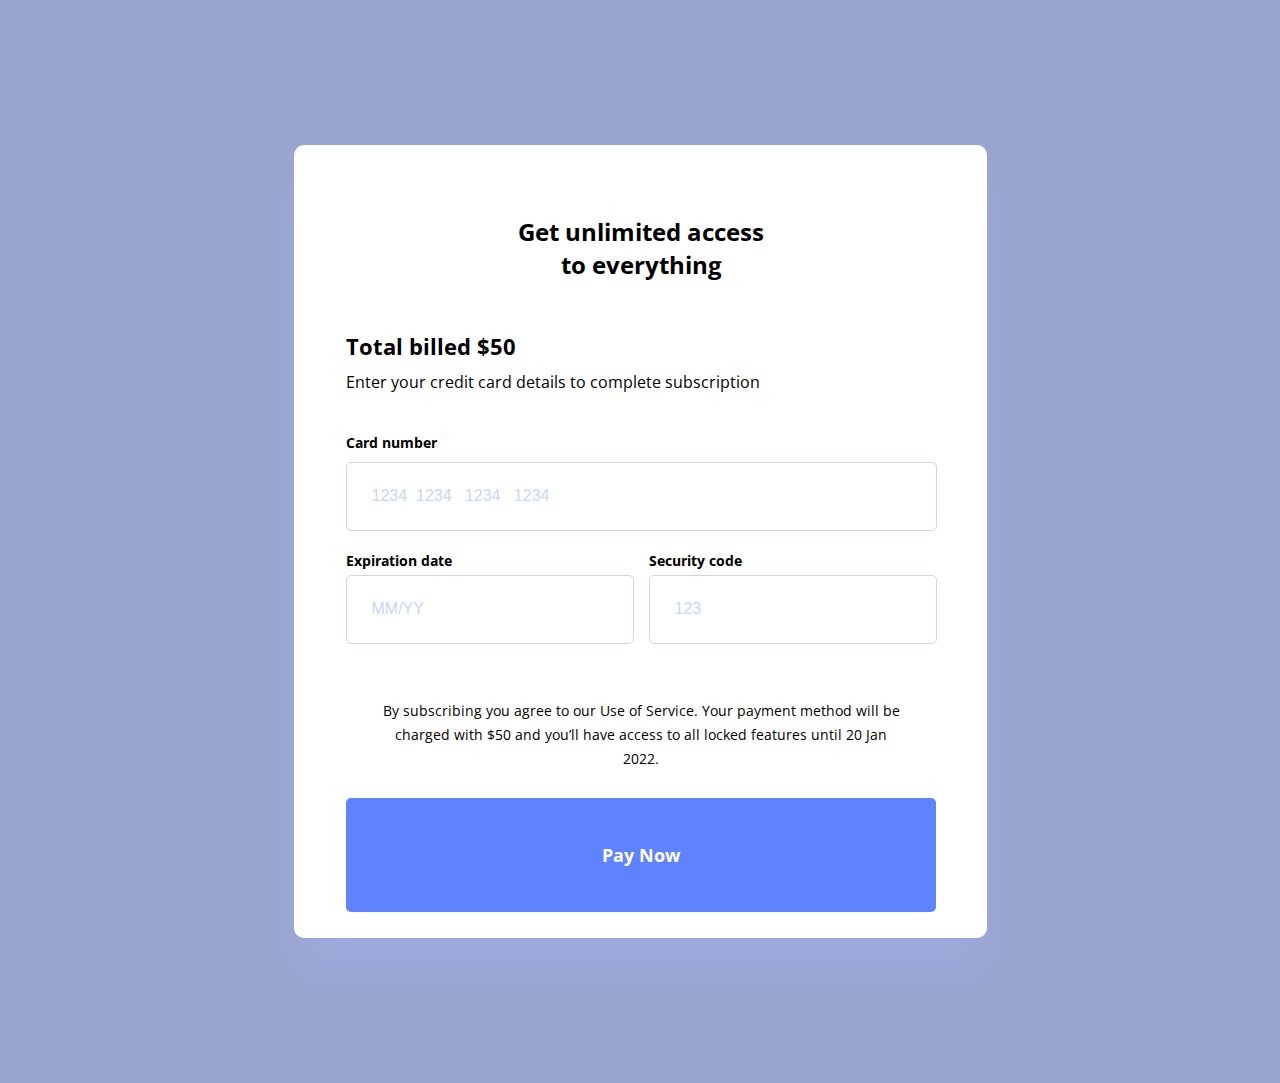
<file: cobrança/index.html>
<!DOCTYPE html>
<html lang="pt">

<head>
    <meta charset="UTF-8">
    <meta name="viewport" content="width=device-width, initial-scale=1.0">

    <title> Cobrança </title>

    <link rel="preconnect" href="https://fonts.googleapis.com">
    <link rel="preconnect" href="https://fonts.gstatic.com" crossorigin>
    <link href="https://fonts.googleapis.com/css2?family=Open+Sans:wght@400;700&display=swap" rel="stylesheet">

    <link rel="stylesheet" href="style.css">
</head>

<body>
    <div class="principal">
        <h1> Get unlimited access to everything </h1>
        <h2> Total billed $50 </h2>
        <span> Enter your credit card details to complete subscription </span>
        <div class="number">
            <label for="card-number"> Card number </label>
            <input type="text" id="card-number" placeholder="1234  1234   1234   1234">
        </div>
        <div class="ladoalado">
            <div class="expiration">
                <label for="date"> Expiration date </label>
                <input type="text" name="" id="date" placeholder="MM/YY">
            </div>
            <div class="security">
                <label for="code"> Security code </label>
                <input type="text" id="code" placeholder="123">
            </div>
        </div>
        <p>
            By subscribing you agree to our Use of Service. Your payment method will be charged with $50 and you’ll have
            access to all locked features until 20 Jan 2022.
        </p>
        <a href=""> Pay Now </a>
    </div>

</body>

</html>
</file>
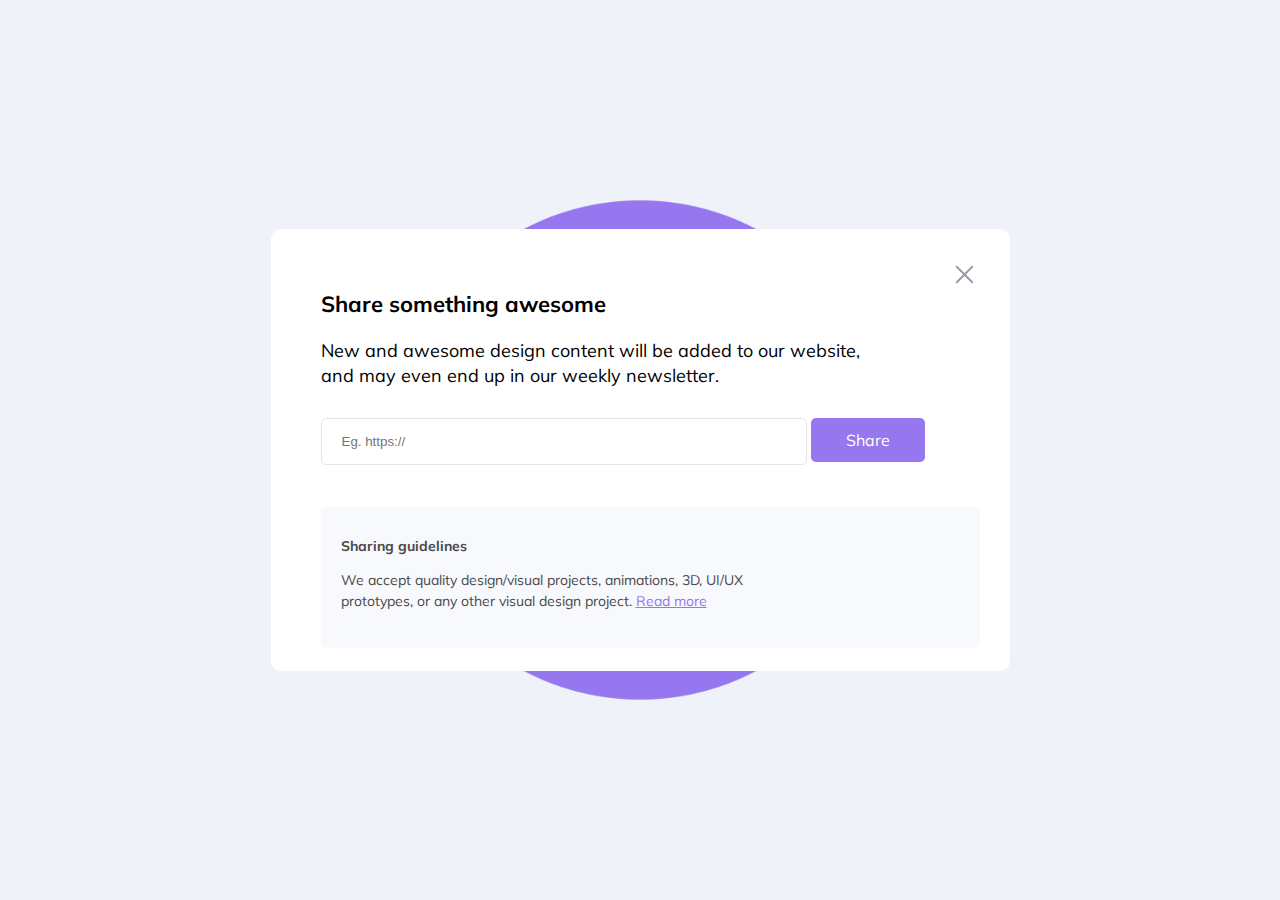
<file: compartilhar/index.html>
<!DOCTYPE html>
<html lang="pt">

<head>
    <meta charset="UTF-8">
    <meta name="viewport" content="width=device-width, initial-scale=1.0">

    <title>Compartilhar</title>

    <link rel="preconnect" href="https://fonts.googleapis.com">
    <link rel="preconnect" href="https://fonts.gstatic.com" crossorigin>
    <link href="https://fonts.googleapis.com/css2?family=Mulish:wght@400;600;700&display=swap" rel="stylesheet">

    <link rel="stylesheet" href="style.css">
</head>

<body>
    <div class="principal">
        <div class="fechar">
            <img src="./assets/close-icon.svg" alt="">
        </div>
        <h1>Share something awesome</h1>
        <p>
            New and awesome design content will be added to our website, and may even end up in our weekly newsletter.
        </p>
        <div class="input">
            <input type="text" id="link" placeholder="Eg. https://">
            <button>Share</button>
        </div>
        <div class="bloquinho">
            <h3>Sharing guidelines</h3>
            <p>
                We accept quality design/visual projects, animations, 3D, UI/UX prototypes, or any other visual design
                project. <a href=""> Read more </a>
            </p>
        </div>
    </div>
</body>

</html>
</file>
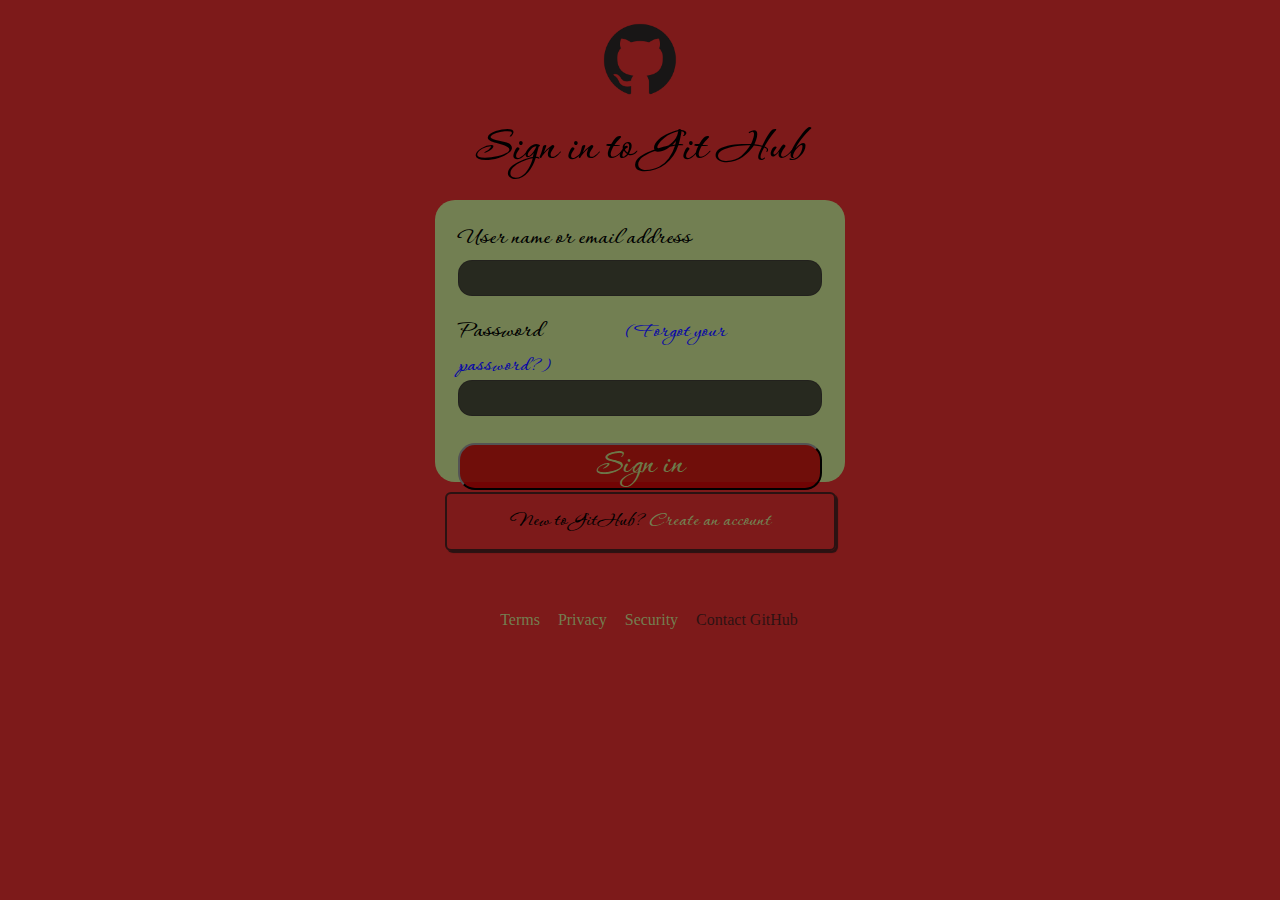
<file: login-github/index.html>
<!DOCTYPE html>
<html lang="en">

<head>
    <meta charset="UTF-8">
    <meta name="viewport" content="width=device-width, initial-scale=1.0">

    <title> Git Hub </title>

    <link rel="preconnect" href="https://fonts.googleapis.com">
    <link rel="preconnect" href="https://fonts.gstatic.com" crossorigin>
    <link href="https://fonts.googleapis.com/css2?family=Corinthia:wght@400;700&display=swap" rel="stylesheet">

    <link rel="stylesheet" href="style.css">
</head>

<body>
    <div class="primeirobloco">
        <img src="./Ei-sc-github.svg.png" alt="">
        <h2> Sign in to Git Hub </h2>
    </div>
    <div class="inputs">
        <label for="email"> User name or email address </label>
        <input type="text" id="email">
        <div class="password">
            <label for="pass"> Password </label>
            <a href=""> (Forgot your password?) </a>
        </div>
        <input type="text" id="pass">
        <button> Sign in </button>
    </div>
    <div class="question">
        <span> New to GitHub? <a href=""> Create an account </a> </span>
    </div>
    <div class="informations">
        <a href=""> Terms </a>
        <a href=""> Privacy </a>
        <a href=""> Security </a>
        <div class="contact">
            <a href=""> Contact GitHub </a>
        </div>
    </div>

</body>

</html>
</file>
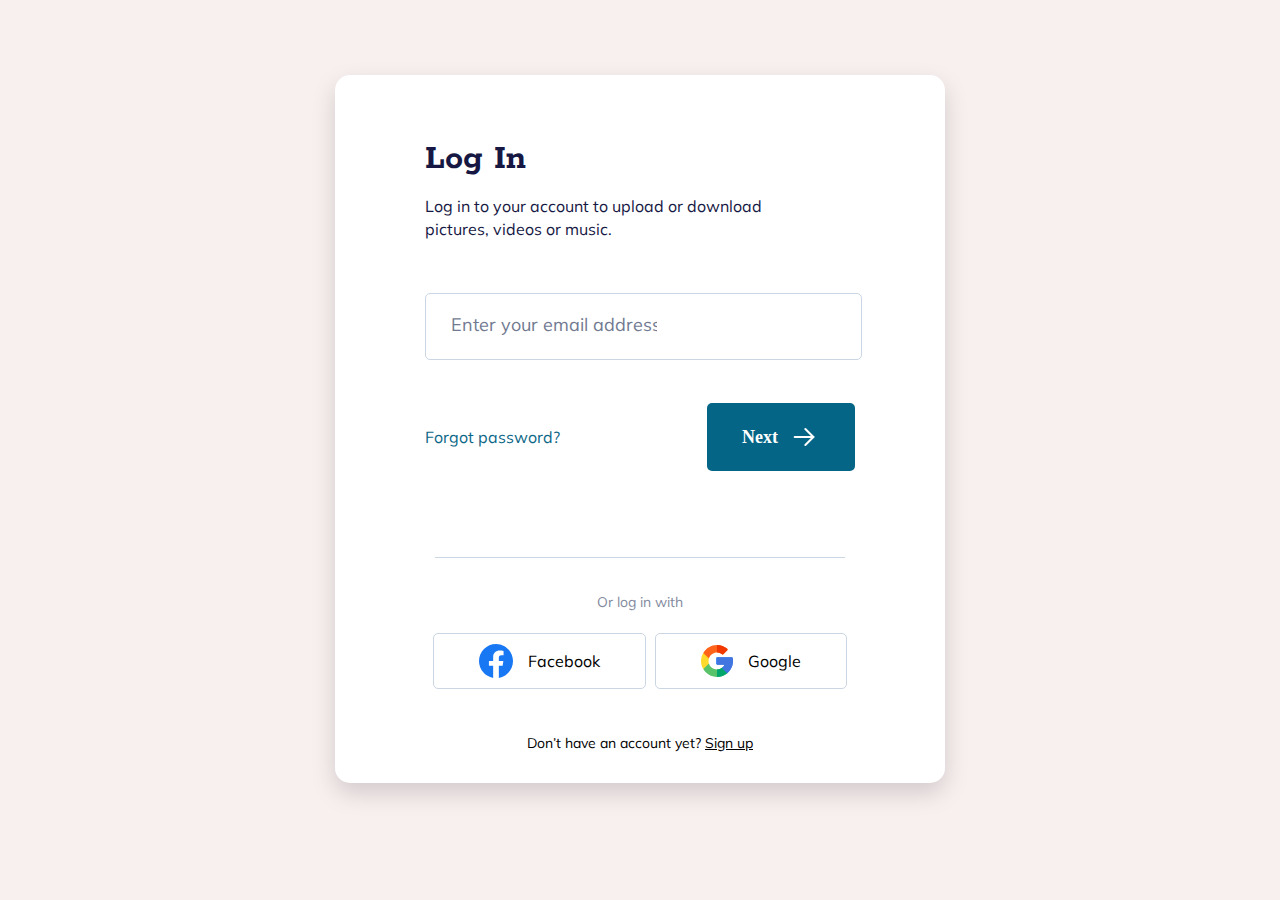
<file: login/index.html>
<!DOCTYPE html>
<html lang="pt">

<head>
    <meta charset="UTF-8">
    <meta name="viewport" content="width=device-width, initial-scale=1.0">

    <title> Log in </title>

    <link rel="preconnect" href="https://fonts.googleapis.com">
    <link rel="preconnect" href="https://fonts.gstatic.com" crossorigin>
    <link href="https://fonts.googleapis.com/css2?family=Mulish:wght@400;700&family=Rokkitt:wght@700&display=swap"
        rel="stylesheet">

    <link rel="stylesheet" href="style.css">
</head>

<body>
    <div class="principal">
        <h1>Log In</h1>
        <p>
            Log in to your account to upload or download pictures, videos or music.
        </p>
        <input type="text" placeholder="Enter your email address">
        <div class="otheroptions">
            <a href="">Forgot password?</a>
            <button>Next<img src="./assets/seta.svg" alt=""></button>

        </div>
        <div class="center">
            <span class="span1"> Or log in with </span>
            <div class="sociais">
                <button>
                    <img src="./assets/facebook.svg" alt="">
                    Facebook
                </button>
                <button>
                    <img src="./assets/google.svg" alt="">
                    Google
                </button>
            </div>
            <span class="span2">Don’t have an account yet? <a href="">Sign up</a></span>
        </div>
    </div>
</body>

</html>
</file>
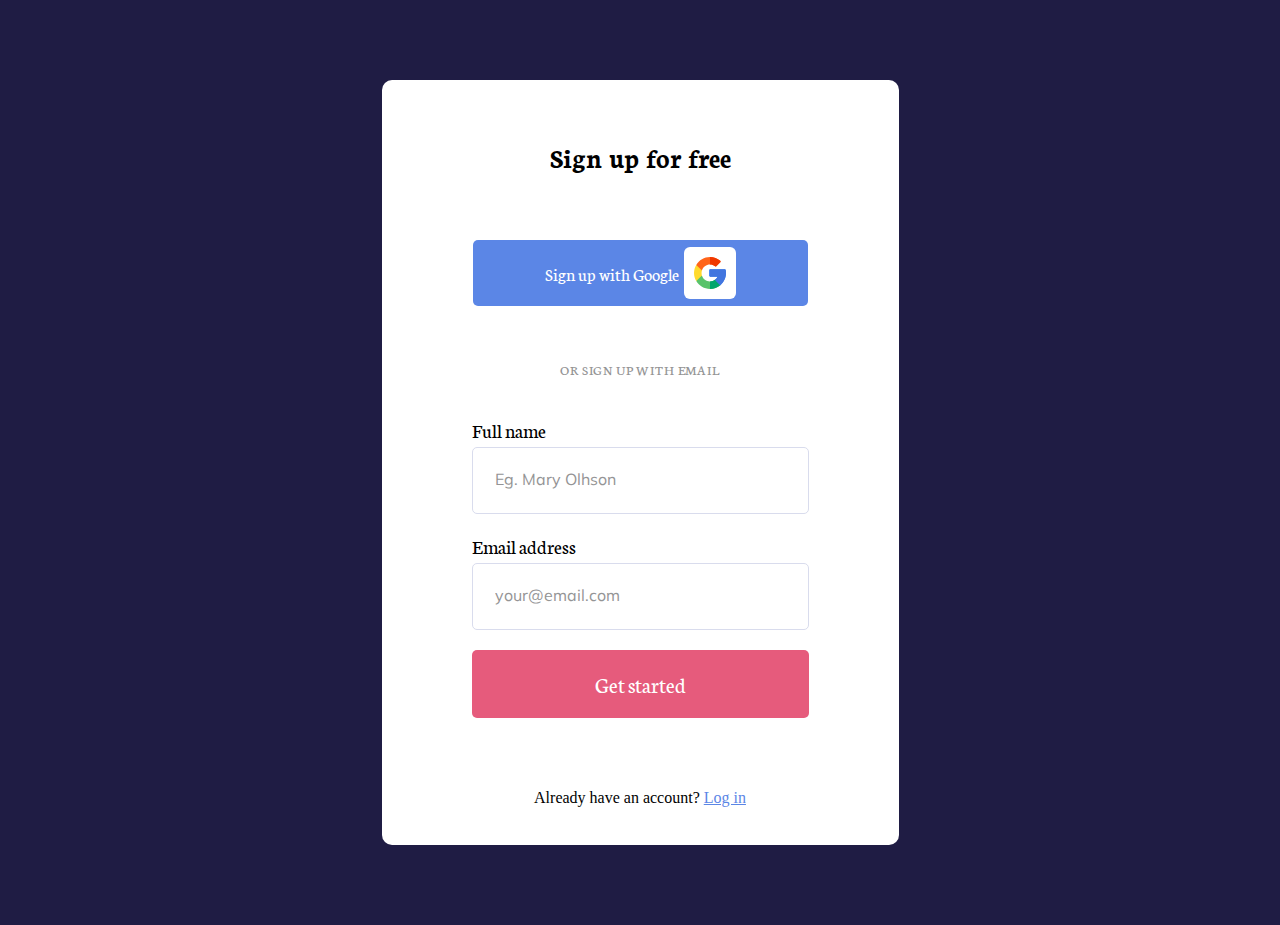
<file: signup/index.html>
<!DOCTYPE html>
<html lang="pt">

<head>
    <meta charset="UTF-8">
    <meta name="viewport" content="width=device-width, initial-scale=1.0">

    <title> Cadastro </title>

    <link rel="preconnect" href="https://fonts.googleapis.com">
    <link rel="preconnect" href="https://fonts.gstatic.com" crossorigin>
    <link href="https://fonts.googleapis.com/css2?family=Mulish&family=Neuton:wght@400;700&display=swap"
        rel="stylesheet">

    <link rel="stylesheet" href="style.css">
</head>

<body>
    <div class="principal">
        <h1> Sign up for free </h1>
        <button class="google"> Sign up with Google <img src="./assets/google.svg" alt=""></button>
        <span class="span1"> Or sign up with email </span>
        <div class="input">
            <label for="name"> Full name </label>
            <input type="text" id="name" placeholder="Eg. Mary Olhson">
        </div>
        <div class="input">
            <label for="email"> Email address </label>
            <input type="text" id="email" placeholder="your@email.com">
        </div>
        <button class="started">Get started</button>
        <span class="span2">Already have an account? <a href="">Log in</a></span>
    </div>

</body>

</html>
</file>
<file: cobrança/style.css>
* {
    margin: 0px;
    padding: 0px;
    box-sizing: border-box;
}

body {
    display: flex;
    flex-direction: column;
    justify-content: center;
    align-items: center;

    background-color: #9AA6CF;
    font-family: 'Open Sans', sans-serif;
}

.principal {
    background-color: white;
    box-shadow: 0px 34px 44px rgba(160, 181, 255, 0.28);
    border-radius: 10px;

    width: 693px;
    height: 793px;
    margin: 145px auto;
    padding: 70px 50px 50px 52px;
}

.principal h1 {
    font-weight: 700;
    font-size: 24px;
    line-height: 33px;
    text-align: center;

    padding: 0px 168px;
    margin-bottom: 50px;
}

.principal h2 {
    font-weight: 700;
    font-size: 22px;
    line-height: 30px;

    margin-bottom: 10px;
}

.principal span {
    font-weight: 400;
    font-size: 16px;
    line-height: 22px;
}

label {
    font-weight: 700;
    font-size: 14px;
    line-height: 19px;

    margin-bottom: 5px;
}

.number {
    display: flex;
    flex-direction: column;

    margin-top: 40px;
}

.number input {
    margin-top: 5px;
    margin-bottom: 20px;
    padding: 26px 25px;
    border: 1px solid #CED5EC;
    border-radius: 5px;
}

.number input::placeholder {
    width: 100%;
    height: 22px;

    font-weight: 400;
    font-size: 16px;
    line-height: 22px;
    color: #CED5EC;
}

.ladoalado input::placeholder {
    width: 100%;
    height: 22px;

    font-weight: normal;
    font-size: 16px;
    line-height: 22px;
    color:  #CED5EC;

}

.ladoalado {
    display: flex;

    margin-bottom: 50px;
}

.expiration {
    display: flex;
    flex-direction: column;

    margin-right: 15px;
}

.expiration input, .security input {
    width: 288px;
    padding: 26px 25px;
    border: 1px solid #CED5EC;
    border-radius: 5px;
}

.security {
    display: flex;
    flex-direction: column;

    margin-bottom: 5px;
}

.principal p {
    text-align: center;
    font-weight: 400;
    font-size: 14px;
    line-height: 24px;

    padding: 0px 30px;
    margin-bottom: 72px;
}

.principal a {
    text-decoration: none;
    text-align: center;
    font-weight: 700;
    font-size: 18px;
    line-height: 25px;
    color: #FFFFFF;

    background-color: #5F82FF;
    padding: 45px 256px;
    border-radius: 5px;
}

.principal a:hover {
    background-color: #093DF3;
}
</file>
<file: compartilhar/style.css>
* {
    margin: 0px;
    padding: 0px;
    box-sizing: border-box;
}

body {
    max-width: 100vw;
    height: 100vh;

    display: flex;
    justify-content: center;
    align-items: center;

    background-image: url(./assets/background.png);
    background-repeat: no-repeat;
    background-size: cover;
    background-position: center;

    font-family: 'Mulish', sans-serif;
}

.principal {
    width: 739px;
    height: 442px;

    padding: 30px 30px 30px 50px;
    background: #FFFFFF;
    border-radius: 10px;
}

.fechar {
    display: flex;
    justify-content: flex-end;
}

.fechar img {
    cursor: pointer;
}

.principal h1 {
    font-weight: 700;
    font-size: 22px;
    line-height: 28px;
    color: black;

    margin-bottom: 20px;
}

.principal p {
    font-weight: 400;
    font-size: 18px;
    line-height: 25px;

    margin-bottom: 30px;
    margin-right: 102px;
}

input {
    width: 486px;;
    padding: 15px 20px;
    border: 1px solid #E5E5E5;
    border-radius: 5px;
}

input::placeholder {
    width: 100%;
}

.input button {
    all: unset;
    cursor: pointer;

    padding: 12px 35px;
    background-color: #9677EF;
    border-radius: 5px;

    color: white;

    margin-right: 55px;
}

.input button:hover {
    background: rgba(150, 119, 239, 0.8);
    box-shadow: 0px 11px 20px rgba(150, 119, 239, 0.3);
}

.bloquinho {
    padding: 30px 130px 6px 20px;
    background: #F8F9FD;
    border-radius: 6px;

    margin: 42px 0 30px;
}

.bloquinho h3 {
    font-weight: 700;
    font-size: 14px;
    line-height: 18px;
    color: #494949;

    margin-bottom: 15px;
}

.bloquinho p {
    font-weight: normal;
    font-size: 14px;
    line-height: 21px;
    color: #494949;
}

.bloquinho a {
    color: #9677EF;
}
</file>
<file: login-github/style.css>
* {
    margin: 0px;
    padding: 0px;
    box-sizing: border-box;
}

body {
    display: flex;
    flex-direction: column;
    justify-content: center;
    align-items: center;

    background-color: rgba(112, 2, 2, 0.904);
}

/* font-family: 'Corinthia', cursive; */

.primeirobloco {
    display: flex;
    flex-direction: column;
    justify-content: center;
    align-items: center;

    margin-bottom: 20px;
}

.primeirobloco img {
    height: 120px;
    width: 120px;
}

.primeirobloco h2 {
    font-family: 'Corinthia', cursive;
    font-weight: 700;
    font-size: 50px;
}

.inputs {
    display: flex;
    flex-direction: column;

    height: 282px;
    width: 410px;
    padding: 18px 23px;
    background-color: rgba(106, 212, 129, 0.548);
    border-radius: 20px;
}

.inputs label {
    font-family: 'Corinthia', cursive;
    font-weight: 700;
    font-size: 26px;
    line-height: 42px;
}

.inputs input {
    all: unset;
    box-sizing: border-box;
    background-color: rgba(17, 16, 16, 0.767);
    border-radius: 14px;
    border: 1px solid rgba(31, 29, 29, 0.616);
    padding: 8px 20px;
    margin-bottom: 15px;
}

.inputs input:focus {
    border: 1px solid rgb(9, 9, 165);
    box-shadow: 2px 2px 0.7px 0px rgb(9, 9, 165);
}

.password a {
    text-decoration: none;
    margin-left: 78px;
    color: rgb(9, 9, 165);
    font-family: 'Corinthia', cursive;
    font-weight: 700;
    font-size: 23px;
}

button {
    font-family: 'Corinthia', cursive;
    font-weight: 700;
    font-size: 36px;

    background-color:rgba(112, 2, 2, 0.904);
    color: rgba(106, 212, 129, 0.548);
    border-radius: 17px;

    margin-top: 12px;

    cursor: pointer;
}

button:hover {
    background-color: rgb(9, 9, 165);
}

.question {
    display: flex;
    justify-content: space-between;

    margin-top: 10px;
    margin-bottom: 60px;
    border:2px solid rgba(17, 16, 16, 0.767);
    box-shadow: 2px 2px 0.7px 0px rgba(17, 16, 16, 0.767);
    border-radius: 6px;
    padding: 15px 63px;

    font-family: 'Corinthia', cursive;
    font-weight: 700;
    font-size: 21px;
}

.question a {
    text-decoration: none;
    color: rgba(106, 212, 129, 0.548);
}

.informations {
    margin-bottom: 45px;

    display: flex;
}

.informations a {
    text-decoration: none;
    color: rgba(106, 212, 129, 0.548);
    margin-left: 18px;
}

.contact a {
    color: rgba(17, 16, 16, 0.767);
}
</file>
<file: login/style.css>
* {
    margin: 0px;
    padding: 0px;
    box-sizing: border-box;
}

body {
    display: flex;
    flex-direction: column;
    justify-content: center;
    align-items: center;

    background-color: #F8EFEF;
}

.principal {
    width: 610px;
    height: 708px;
    margin: 75px auto;
    padding: 64px 90px 56px;

    background: #FFFFFF;
    box-shadow: 0px 10px 24px rgba(0, 0, 0, 0.15);
    border-radius: 15px;
}

/* font-family: 'Mulish', sans-serif;
font-family: 'Rokkitt', serif; */

.principal h1 {
    font-family: 'Rokkitt', serif;
    font-weight: 700;
    font-size: 36px;
    line-height: 41px;
    color: #161843;

    margin-bottom: 15px;
}

.principal p {
    font-family: 'Mulish', sans-serif;
    font-weight: 400;
    font-size: 16px;
    line-height: 23px;
    color: #161843;

    margin-bottom: 52px;
    padding-right: 89px;
}

.principal input {
    padding: 25px 233px 25px 25px;

    border: 1px solid #CAD6E4;
    border-radius: 5px;

    margin-bottom: 43px;
}

.principal input::placeholder {
    font-family: 'Mulish', sans-serif;
    font-weight: 400;
    font-size: 18px;
    line-height: 23px;
    color: #717A91;

    width: 206px;
    height: 23px;
}

.otheroptions {
    display: flex;
    justify-content: space-between;
    align-items: center;

    margin-bottom: 86px;
}

.otheroptions a {
    font-family: 'Mulish', sans-serif;
    font-weight: 400;
    font-size: 16px;
    line-height: 20px;
    color: #0C6787;
    text-decoration: none;
}

/* font-family: 'Mulish', sans-serif;
font-family: 'Rokkitt', serif; */

.otheroptions img {
    width: 32px;
    height: 32px;

    margin-left: 10px;
}

.otheroptions button {
    all: unset;
    cursor: pointer;

    display: flex;
    align-items: center;

    font-weight: bold;
    font-size: 18px;
    line-height: 23px;
    color: #FFFFFF;

    padding: 18px 35px;
    background: #046586;
    border-radius: 5px;
}

.center {
    display: flex;
    flex-direction: column;
    justify-content: space-between;
    align-items: center;
}

.center a {
    color: #000000;
}

.span1 {
    border-top: 1px solid #CAD6E4;;
    margin-bottom: 22px;
    padding-top: 35px;
    padding: 35px 162px 0px;

    font-family: 'Mulish', sans-serif;
    font-weight: 400;
    font-size: 14px;
    line-height: 18px;
    color: #838A9E;
}

.sociais {
    display: flex;
    justify-content: space-evenly;

    width: 100%;
}

.sociais button {
    all: unset;
    cursor: pointer;

    display: flex;
    align-items: center;
    justify-content: space-between;

    padding: 10px 45px;
    border: 1px solid #CAD6E4;
    border-radius: 5px;

    font-family: 'Mulish', sans-serif;
    font-weight: 400;
    font-size: 16px;
    line-height: 20px;
    color: #000000;
}

.sociais button:hover {
    border: 1px solid #26394F;
}

.sociais img {
    margin-right: 15px;
}

.span2 {
    margin-top: 45px;

    font-family: 'Mulish', sans-serif;
    font-weight: 400;
    font-size: 14px;
    line-height: 18px;
    color: #000000;
}
</file>
<file: signup/style.css>
* {
    margin: 0px;
    padding: 0px;
    box-sizing: border-box;
}

body {
    display: flex;
    flex-direction: column;
    justify-content: center;
    align-items: center;

    background-color: #1F1C44;
}

.principal {
    width: 517px;
    height: 765px;
    margin: 80px auto;
    display: flex;
    flex-direction: column;
    align-items: center;

    background-color: white;
    border-radius: 10px;
    padding: 60px 90px 50px;
}

/* font-family: 'Mulish', sans-serif;
font-family: 'Neuton', serif; */

.principal h1 {
    font-family: 'Neuton', serif;
    font-weight: 700;
    font-size: 28px;
    line-height: 35px;
    text-align: center;
    color: #000000;

    margin-bottom: 65px;
}

.google {
    all: unset;
    cursor: pointer;

    display: flex;
    align-items: center;

    font-family: 'Neuton', serif;
    font-weight: 400;
    font-size: 18px;
    line-height: 23px;
    color: white;

    background-color: #5B86E6;
    border-radius: 5px;
    padding: 7px 72px;

    margin-bottom: 55px;
}

img {
    background-color: white;
    border-radius: 6px;
    padding: 10px;

    margin-left: 5px;
}

.span1 {
    font-family: 'Neuton', serif;
    font-weight: 400;
    font-size: 14px;
    line-height: 18px;
    text-align: center;
    letter-spacing: 0.06em;
    text-transform: uppercase;
    color: #949495;

    margin-bottom: 39px;
}

.input label {
    font-family: 'Neuton', serif; 
    font-weight: normal;
    font-size: 20px;
    line-height: 25px;
}

.input input {
    width: 337px;
    padding: 25px 22px;
    border: 1px solid #D9DCED;
    box-sizing: border-box;
    border-radius: 5px;

    margin-top: 4px;
    margin-bottom: 20px;
}

input::placeholder {
    width: 100%;

    font-family: 'Mulish', sans-serif;
    font-weight: 400;
    font-size: 16px;
    line-height: 20px;
    color: #949495;
}

.started {
    all: unset;
    cursor: pointer;

    font-family: 'Neuton', serif;
    font-weight: 400;
    font-size: 22px;
    line-height: 28px;
    color: white;


    padding: 20px 123px;
    background: #E65B7C;
    border-radius: 5px;

    margin-bottom: 70px;
}

.span2 {
    font-weight: normal;
    font-size: 16px;
    line-height: 20px;
    text-align: center;
    color: #000000;
}

.span2 a {
    color: #000000;
}

.span2 a:visited {
    color: #5B86E6;
}
</file>
